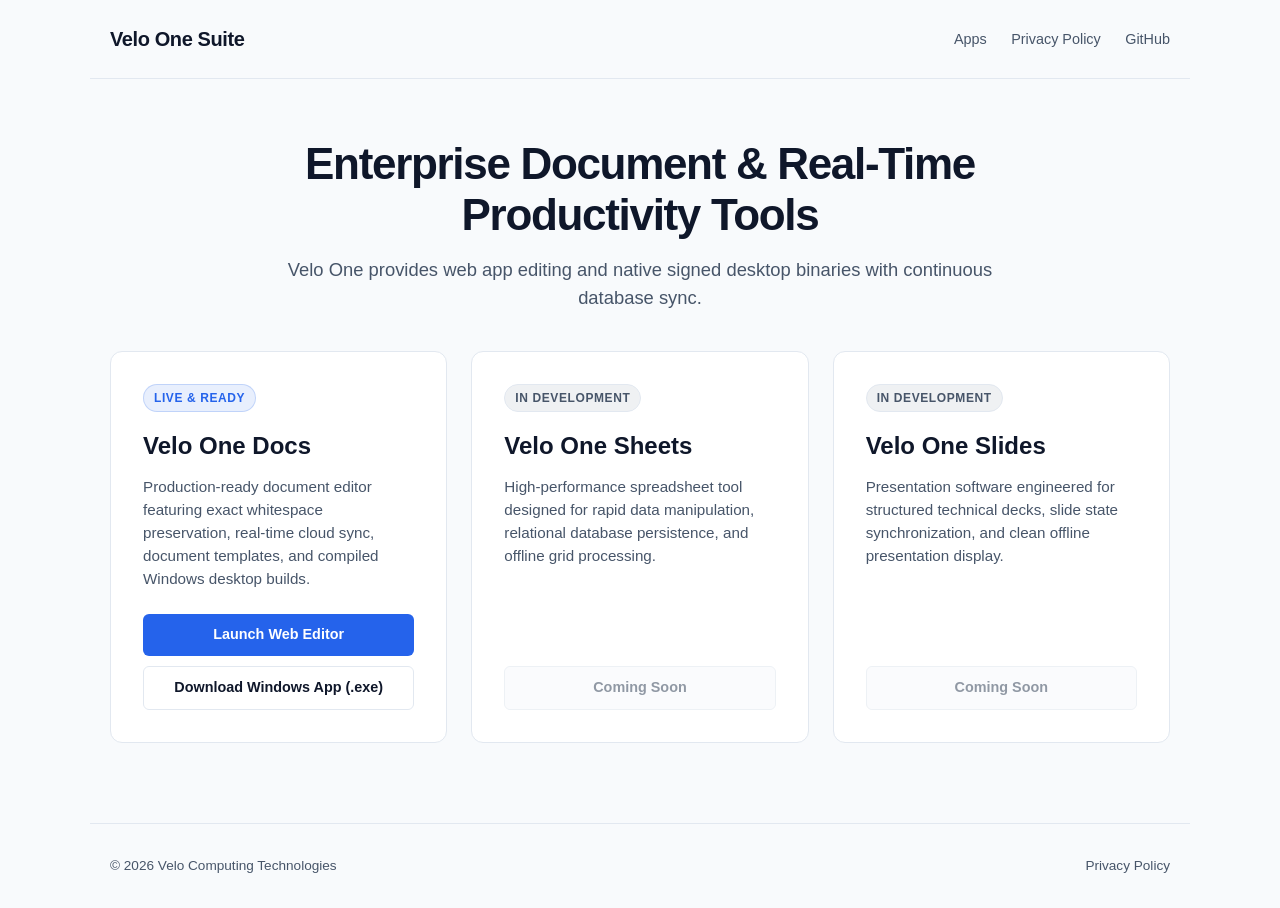
<file: index.html>
<!DOCTYPE html>
<html lang="en">
<head>
    <meta charset="UTF-8">
    <meta name="viewport" content="width=device-width, initial-scale=1.0">
    <title>Velo One Workspace | Docs, Sheets & Slides</title>
    <style>
        :root {
            --bg-main: #f8fafc;
            --card-bg: #ffffff;
            --text-primary: #0f172a;
            --text-secondary: #475569;
            --border-color: #e2e8f0;
            --accent-docs: #2563eb;
            --accent-sheets: #16a34a;
            --accent-slides: #ea580c;
        }

        @media (prefers-color-scheme: dark) {
            :root {
                --bg-main: #0f172a;
                --card-bg: #1e293b;
                --text-primary: #f8fafc;
                --text-secondary: #94a3b8;
                --border-color: #334155;
                --accent-docs: #60a5fa;
                --accent-sheets: #4ade80;
                --accent-slides: #fb923c;
            }
        }

        * {
            box-sizing: border-box;
            margin: 0;
            padding: 0;
        }

        body {
            font-family: -apple-system, BlinkMacSystemFont, "Segoe UI", Roboto, Helvetica, Arial, sans-serif;
            background-color: var(--bg-main);
            color: var(--text-primary);
            line-height: 1.5;
            padding: 0;
        }

        header {
            max-width: 1100px;
            margin: 0 auto;
            padding: 24px 20px;
            display: flex;
            justify-content: space-between;
            align-items: center;
            border-bottom: 1px solid var(--border-color);
        }

        .logo {
            font-size: 1.25rem;
            font-weight: 700;
            letter-spacing: -0.02em;
            color: var(--text-primary);
            text-decoration: none;
        }

        nav a {
            color: var(--text-secondary);
            text-decoration: none;
            font-size: 0.9rem;
            margin-left: 20px;
            font-weight: 500;
        }

        nav a:hover {
            color: var(--text-primary);
        }

        .hero {
            max-width: 800px;
            margin: 60px auto 40px auto;
            text-align: center;
            padding: 0 20px;
        }

        .hero h1 {
            font-size: 2.75rem;
            font-weight: 800;
            letter-spacing: -0.03em;
            margin-bottom: 16px;
            line-height: 1.15;
        }

        .hero p {
            font-size: 1.15rem;
            color: var(--text-secondary);
            margin-bottom: 32px;
        }

        .apps-grid {
            max-width: 1100px;
            margin: 0 auto 80px auto;
            display: grid;
            grid-template-columns: repeat(auto-fit, minmax(300px, 1fr));
            gap: 24px;
            padding: 0 20px;
        }

        .app-card {
            background-color: var(--card-bg);
            border: 1px solid var(--border-color);
            border-radius: 12px;
            padding: 32px;
            display: flex;
            flex-direction: column;
            justify-content: space-between;
            position: relative;
            overflow: hidden;
        }

        .badge {
            display: inline-block;
            align-self: flex-start;
            padding: 4px 10px;
            border-radius: 99px;
            font-size: 0.75rem;
            font-weight: 700;
            text-transform: uppercase;
            letter-spacing: 0.05em;
            margin-bottom: 16px;
        }

        .badge-live {
            background-color: rgba(37, 99, 235, 0.1);
            color: var(--accent-docs);
            border: 1px solid rgba(37, 99, 235, 0.2);
        }

        .badge-dev {
            background-color: rgba(100, 116, 139, 0.1);
            color: var(--text-secondary);
            border: 1px solid var(--border-color);
        }

        .app-card h2 {
            font-size: 1.5rem;
            margin-bottom: 12px;
            font-weight: 700;
        }

        .app-card p {
            color: var(--text-secondary);
            font-size: 0.95rem;
            margin-bottom: 24px;
            flex-grow: 1;
        }

        .actions {
            display: flex;
            flex-direction: column;
            gap: 10px;
        }

        .btn {
            display: inline-block;
            text-align: center;
            padding: 10px 16px;
            border-radius: 6px;
            font-size: 0.9rem;
            font-weight: 600;
            text-decoration: none;
            cursor: pointer;
            transition: opacity 0.2s;
        }

        .btn:hover {
            opacity: 0.9;
        }

        .btn-primary {
            background-color: var(--accent-docs);
            color: #ffffff;
        }

        .btn-secondary {
            background-color: transparent;
            color: var(--text-primary);
            border: 1px solid var(--border-color);
        }

        .btn-disabled {
            background-color: var(--bg-main);
            color: var(--text-secondary);
            border: 1px solid var(--border-color);
            cursor: not-allowed;
            pointer-events: none;
            opacity: 0.6;
        }

        footer {
            max-width: 1100px;
            margin: 0 auto;
            padding: 32px 20px;
            border-top: 1px solid var(--border-color);
            display: flex;
            justify-content: space-between;
            align-items: center;
            font-size: 0.85rem;
            color: var(--text-secondary);
        }

        footer a {
            color: var(--text-secondary);
            text-decoration: none;
        }

        footer a:hover {
            text-decoration: underline;
        }
    </style>
</head>
<body>

    <header>
        <a href="https://docs.velocomputing.tech" class="logo">Velo One Suite</a>
        <nav>
            <a href="#apps">Apps</a>
            <a href="/privacy">Privacy Policy</a>
            <a href="https://github.com/Velo-Computing-Technologies/Velo-One-Docs" target="_blank" rel="noopener">GitHub</a>
        </nav>
    </header>

    <main>
        <section class="hero">
            <h1>Enterprise Document & Real-Time Productivity Tools</h1>
            <p>Velo One provides web app editing and native signed desktop binaries with continuous database sync.</p>
        </section>

        <section class="apps-grid" id="apps">
            <!-- VELO ONE DOCS (LIVE NOW) -->
            <div class="app-card">
                <div>
                    <span class="badge badge-live">Live & Ready</span>
                    <h2>Velo One Docs</h2>
                    <p>Production-ready document editor featuring exact whitespace preservation, real-time cloud sync, document templates, and compiled Windows desktop builds.</p>
                </div>
                <div class="actions">
                    <a href="docs.velocomputing.tech" class="btn btn-primary">Launch Web Editor</a>
                    <a href="/downloads/VeloOneDocs.exe" class="btn btn-secondary">Download Windows App (.exe)</a>
                </div>
            </div>

            <!-- VELO ONE SHEETS (IN DEVELOPMENT) -->
            <div class="app-card">
                <div>
                    <span class="badge badge-dev">In Development</span>
                    <h2>Velo One Sheets</h2>
                    <p>High-performance spreadsheet tool designed for rapid data manipulation, relational database persistence, and offline grid processing.</p>
                </div>
                <div class="actions">
                    <span class="btn btn-disabled">Coming Soon</span>
                </div>
            </div>

            <!-- VELO ONE SLIDES (IN DEVELOPMENT) -->
            <div class="app-card">
                <div>
                    <span class="badge badge-dev">In Development</span>
                    <h2>Velo One Slides</h2>
                    <p>Presentation software engineered for structured technical decks, slide state synchronization, and clean offline presentation display.</p>
                </div>
                <div class="actions">
                    <span class="btn btn-disabled">Coming Soon</span>
                </div>
            </div>
        </section>
    </main>

    <footer>
        <div>&copy; 2026 Velo Computing Technologies</div>
        <div>
            <a href="/privacy">Privacy Policy</a>
        </div>
    </footer>

</body>
</html>
</file>
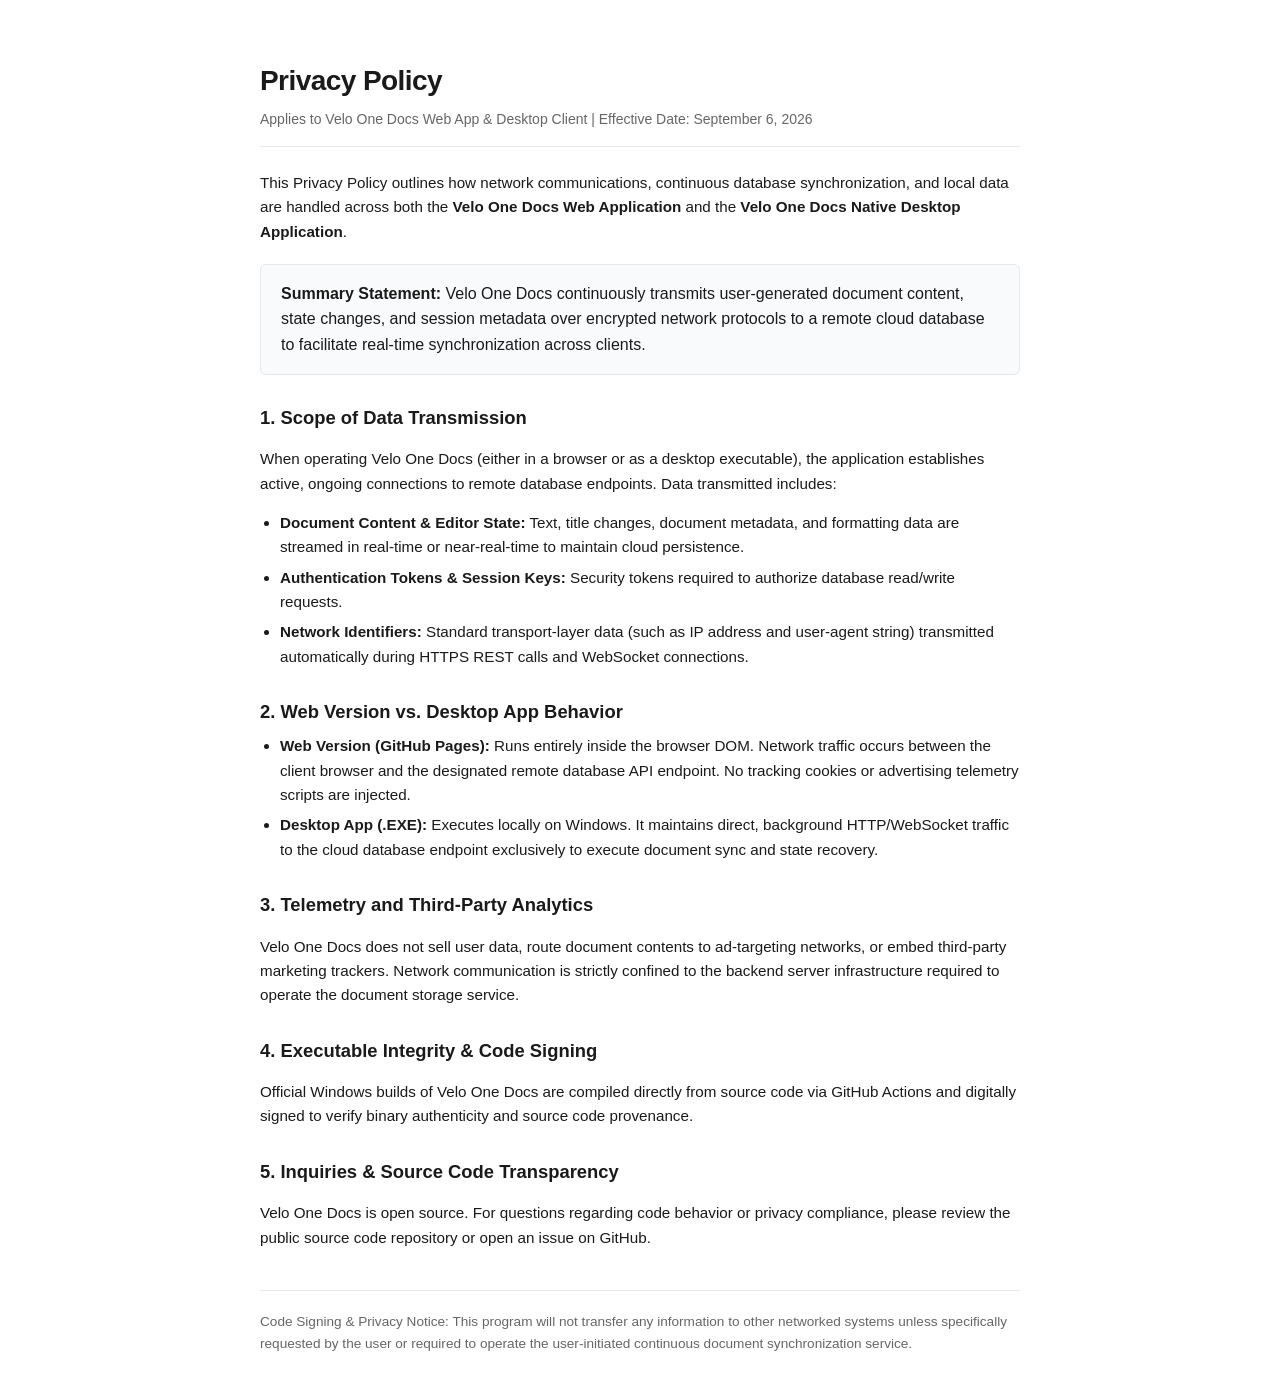
<file: privacy/index.html>
<!DOCTYPE html>
<html lang="en">
<head>
    <meta charset="UTF-8">
    <meta name="viewport" content="width=device-width, initial-scale=1.0">
    <title>Privacy Policy - Velo One Docs</title>
    <style>
        :root {
            --bg-color: #ffffff;
            --text-color: #1a1a1a;
            --muted-color: #666666;
            --border-color: #e5e7eb;
            --card-bg: #f9fafb;
        }

        @media (prefers-color-scheme: dark) {
            :root {
                --bg-color: #0f172a;
                --text-color: #f8fafc;
                --muted-color: #94a3b8;
                --border-color: #334155;
                --card-bg: #1e293b;
            }
        }

        body {
            font-family: -apple-system, BlinkMacSystemFont, "Segoe UI", Roboto, Helvetica, Arial, sans-serif;
            line-height: 1.6;
            color: var(--text-color);
            background-color: var(--bg-color);
            max-width: 760px;
            margin: 0 auto;
            padding: 40px 20px;
        }

        h1 {
            font-size: 1.75rem;
            margin-bottom: 4px;
            letter-spacing: -0.02em;
        }

        .subtitle {
            color: var(--muted-color);
            font-size: 0.875rem;
            margin-bottom: 24px;
            padding-bottom: 16px;
            border-bottom: 1px solid var(--border-color);
        }

        h2 {
            font-size: 1.15rem;
            margin-top: 28px;
            margin-bottom: 8px;
        }

        p, li {
            font-size: 0.95rem;
            color: var(--text-color);
        }

        ul {
            padding-left: 20px;
            margin-top: 8px;
        }

        li {
            margin-bottom: 6px;
        }

        .highlight-box {
            background-color: var(--card-bg);
            border: 1px solid var(--border-color);
            border-radius: 6px;
            padding: 16px 20px;
            margin: 20px 0;
        }

        .footer {
            margin-top: 40px;
            padding-top: 20px;
            border-top: 1px solid var(--border-color);
            font-size: 0.85rem;
            color: var(--muted-color);
        }
    </style>
</head>
<body>

    <h1>Privacy Policy</h1>
    <div class="subtitle">Applies to Velo One Docs Web App & Desktop Client | Effective Date: September 6, 2026</div>

    <p>This Privacy Policy outlines how network communications, continuous database synchronization, and local data are handled across both the <strong>Velo One Docs Web Application</strong> and the <strong>Velo One Docs Native Desktop Application</strong>.</p>

    <div class="highlight-box">
        <strong>Summary Statement:</strong> Velo One Docs continuously transmits user-generated document content, state changes, and session metadata over encrypted network protocols to a remote cloud database to facilitate real-time synchronization across clients.
    </div>

    <h2>1. Scope of Data Transmission</h2>
    <p>When operating Velo One Docs (either in a browser or as a desktop executable), the application establishes active, ongoing connections to remote database endpoints. Data transmitted includes:</p>
    <ul>
        <li><strong>Document Content & Editor State:</strong> Text, title changes, document metadata, and formatting data are streamed in real-time or near-real-time to maintain cloud persistence.</li>
        <li><strong>Authentication Tokens & Session Keys:</strong> Security tokens required to authorize database read/write requests.</li>
        <li><strong>Network Identifiers:</strong> Standard transport-layer data (such as IP address and user-agent string) transmitted automatically during HTTPS REST calls and WebSocket connections.</li>
    </ul>

    <h2>2. Web Version vs. Desktop App Behavior</h2>
    <ul>
        <li><strong>Web Version (GitHub Pages):</strong> Runs entirely inside the browser DOM. Network traffic occurs between the client browser and the designated remote database API endpoint. No tracking cookies or advertising telemetry scripts are injected.</li>
        <li><strong>Desktop App (.EXE):</strong> Executes locally on Windows. It maintains direct, background HTTP/WebSocket traffic to the cloud database endpoint exclusively to execute document sync and state recovery.</li>
    </ul>

    <h2>3. Telemetry and Third-Party Analytics</h2>
    <p>Velo One Docs does not sell user data, route document contents to ad-targeting networks, or embed third-party marketing trackers. Network communication is strictly confined to the backend server infrastructure required to operate the document storage service.</p>

    <h2>4. Executable Integrity & Code Signing</h2>
    <p>Official Windows builds of Velo One Docs are compiled directly from source code via GitHub Actions and digitally signed to verify binary authenticity and source code provenance.</p>

    <h2>5. Inquiries & Source Code Transparency</h2>
    <p>Velo One Docs is open source. For questions regarding code behavior or privacy compliance, please review the public source code repository or open an issue on GitHub.</p>

    <div class="footer">
        Code Signing & Privacy Notice: This program will not transfer any information to other networked systems unless specifically requested by the user or required to operate the user-initiated continuous document synchronization service.
    </div>

</body>
</html>
</file>
